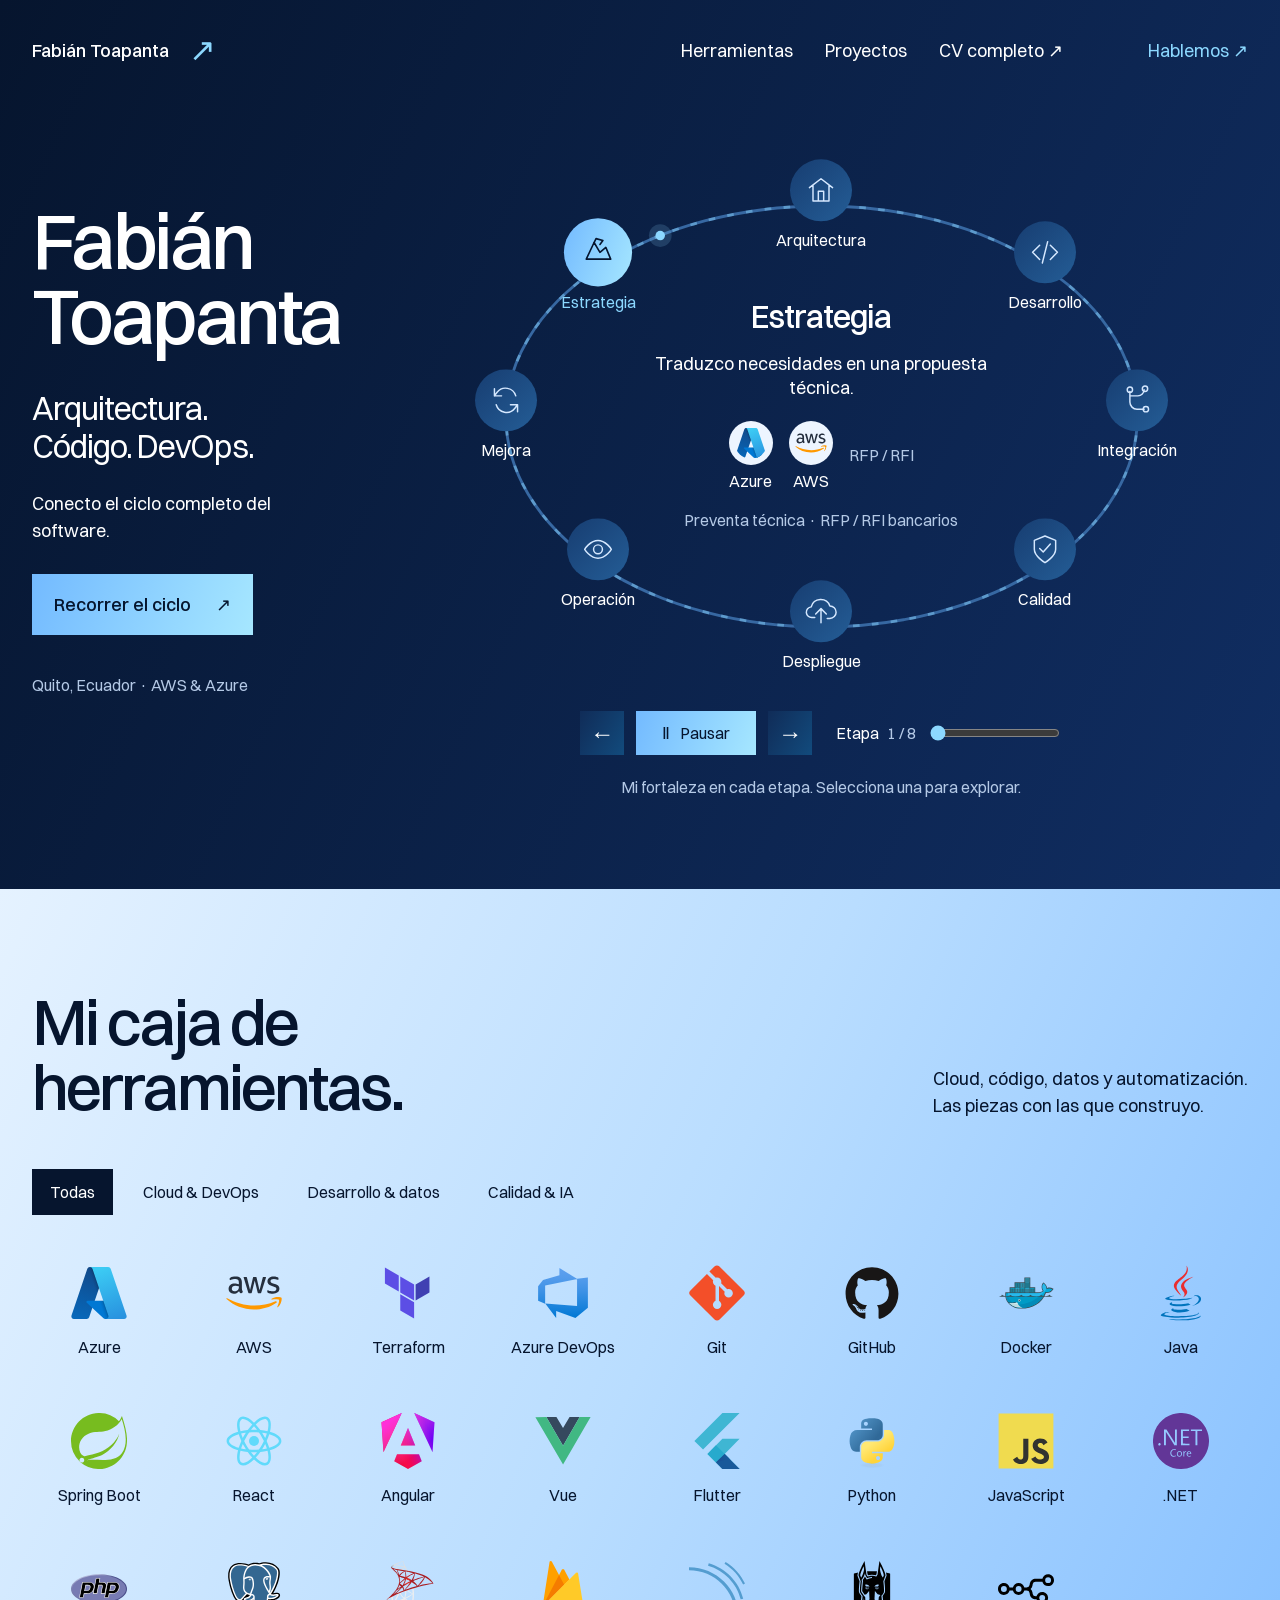
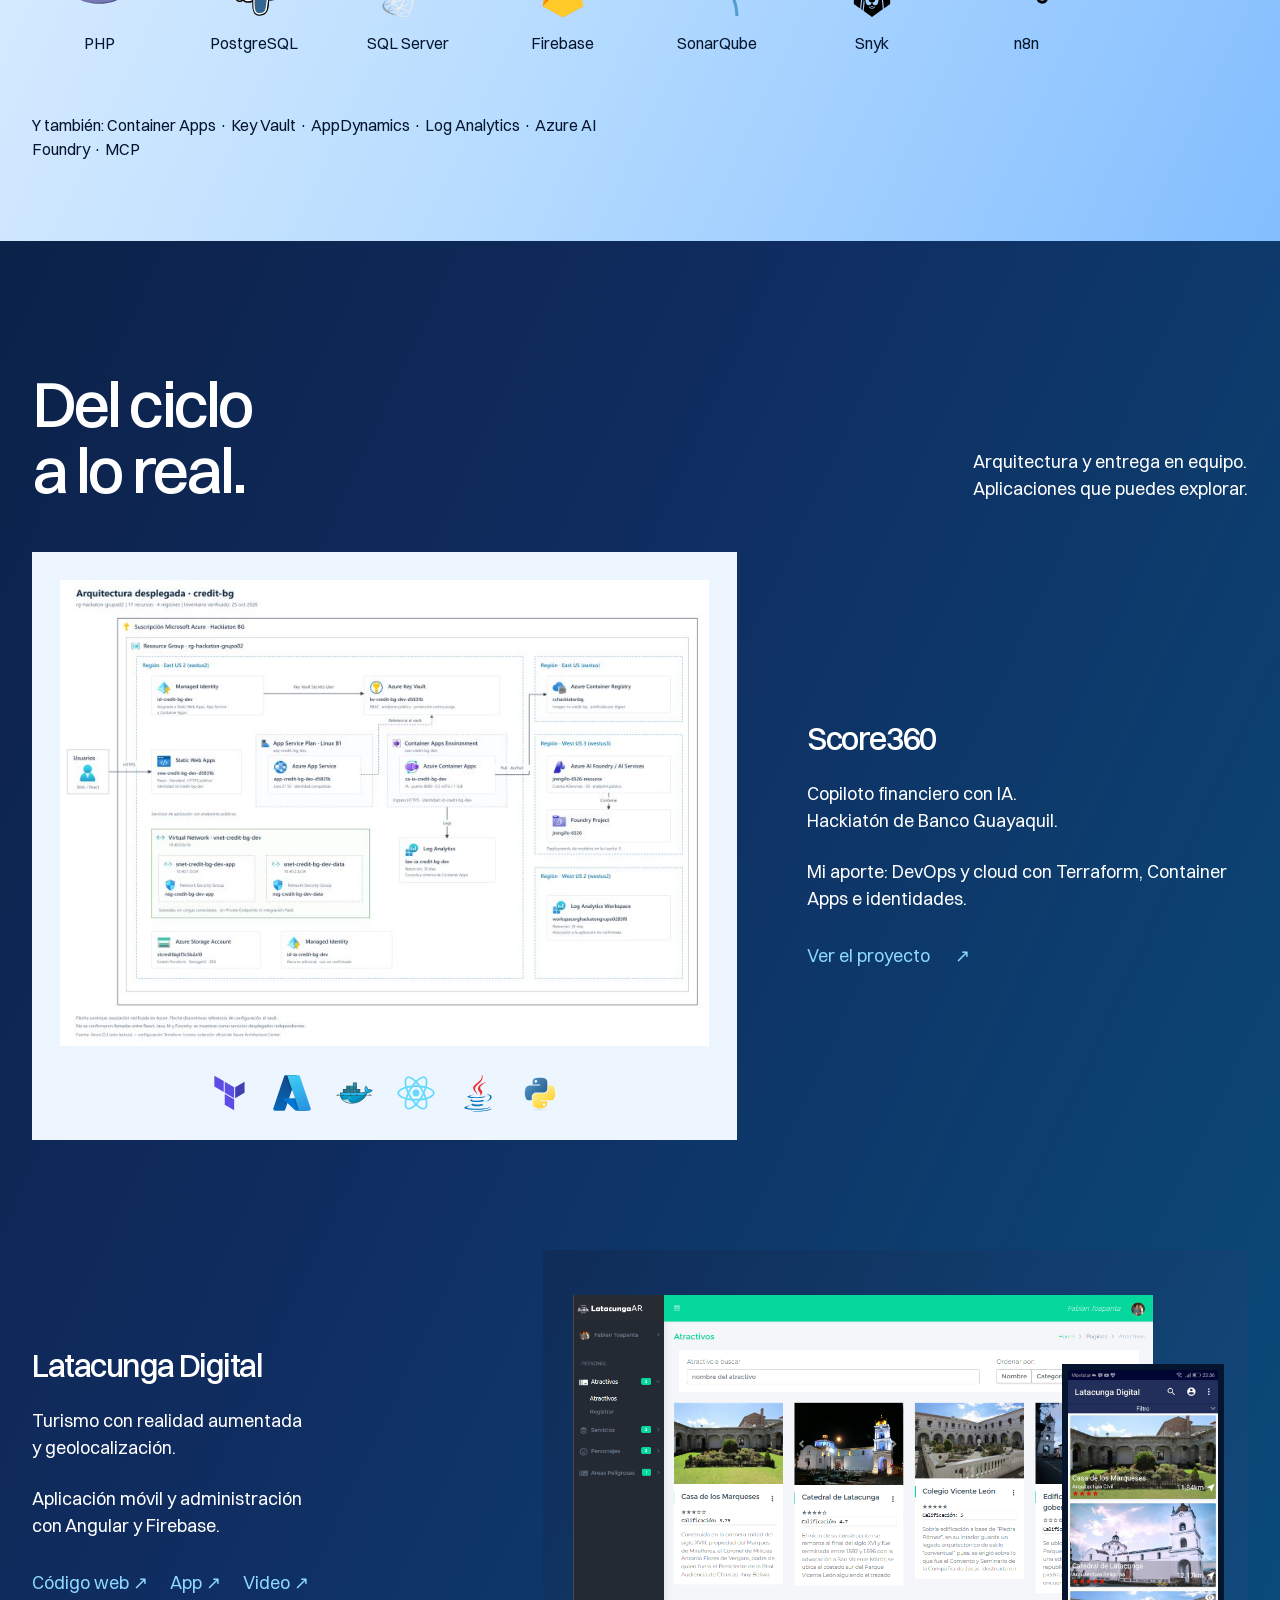
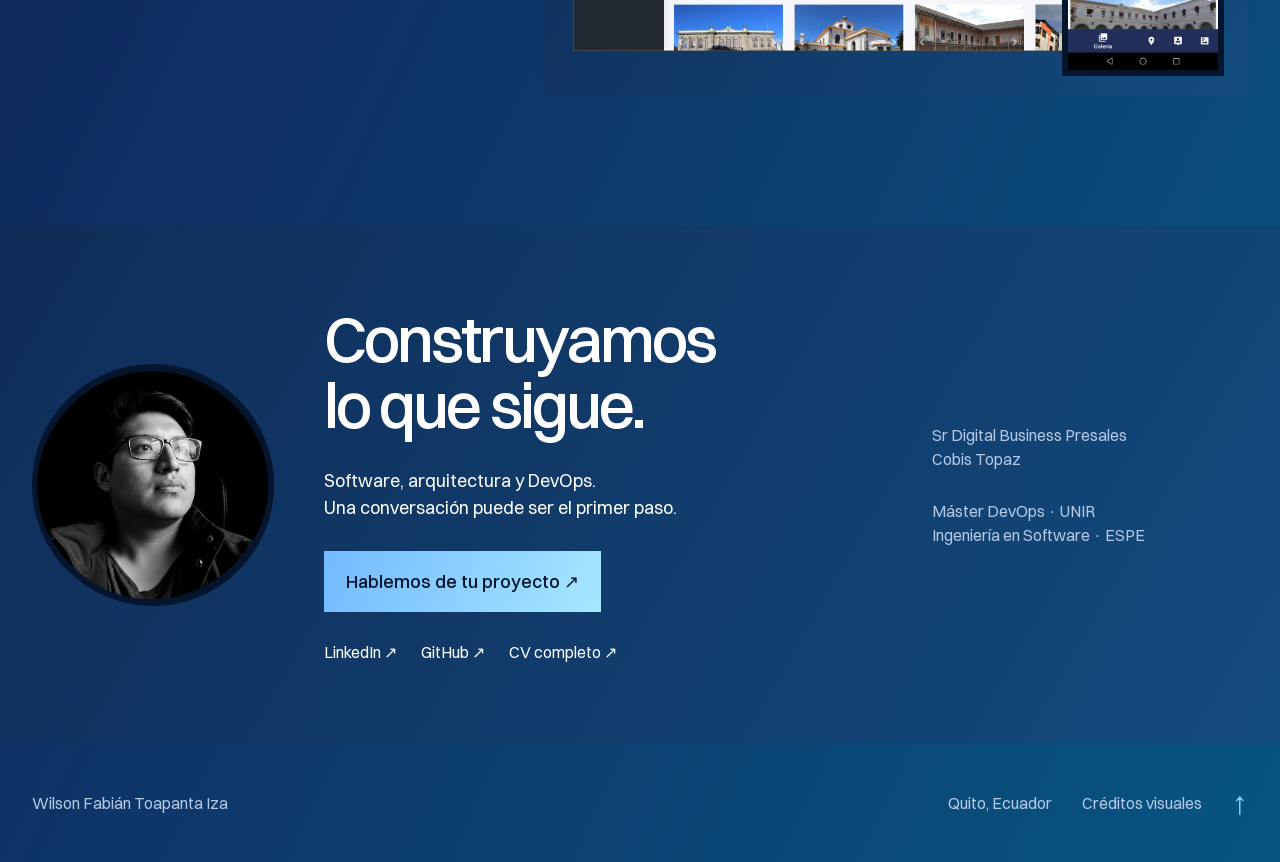
<file: index.html>
<!doctype html>
<html lang="es">
<head>
  <meta charset="utf-8"><meta name="viewport" content="width=device-width,initial-scale=1">
  <meta name="theme-color" content="#06152e">
  <meta name="description" content="Fabián Toapanta: arquitectura cloud, desarrollo y DevOps. Explora mis fortalezas y herramientas en cada etapa del ciclo de vida del software.">
  <meta property="og:title" content="Fabián Toapanta · Arquitectura, código y DevOps">
  <meta property="og:description" content="Del reto a la operación. Un recorrido visual por mi forma de construir software.">
  <meta property="og:type" content="website"><meta property="og:locale" content="es_EC">
  <title>Fabián Toapanta · Arquitectura, código y DevOps</title>
  <link rel="icon" href="assets/favicon.svg" type="image/svg+xml">
  <link rel="stylesheet" href="assets/fonts/fonts.css"><link rel="stylesheet" href="assets/style.css">
  <script defer src="assets/lifecycle.js"></script>
</head>
<body>
<a class="skip-link" href="#ciclo">Ir al ciclo del software</a>
<header class="site-header frame">
  <a class="wordmark" href="#inicio" aria-label="Fabián Toapanta, inicio">Fabián Toapanta<span aria-hidden="true">↗</span></a>
  <nav aria-label="Principal"><a href="#herramientas">Herramientas</a><a href="#proyectos">Proyectos</a><a href="cv.html">CV completo ↗</a></nav>
  <a class="contact-link" href="mailto:fabianRBN_95@hotmail.com">Hablemos <span aria-hidden="true">↗</span></a>
</header>
<main id="inicio">
  <section class="hero frame" aria-labelledby="hero-title">
    <div class="hero-copy">
      <h1 id="hero-title" data-reveal>Fabián<br> Toapanta</h1>
      <p class="role" data-reveal>Arquitectura.<br> Código. DevOps.</p>
      <p class="hero-description" data-reveal>Conecto el ciclo completo del software.</p>
      <a class="primary" id="start-tour" href="#ciclo" data-reveal>Recorrer el ciclo <span aria-hidden="true">↗</span></a>
      <p class="location" data-reveal>Quito, Ecuador · AWS & Azure</p>
    </div>
    <div id="ciclo" class="lifecycle" data-ui aria-label="Ciclo de vida del software, mis fortalezas" tabindex="-1">
      <div class="cycle-board">
        <svg class="cycle-route" viewBox="0 0 900 600" aria-hidden="true" preserveAspectRatio="none">
          <ellipse class="route-track" cx="450" cy="300" rx="333" ry="222"/>
          <ellipse id="cycle-path" class="route-line" cx="450" cy="300" rx="333" ry="222"/>
          <g id="traveler"><circle r="12" class="traveler-halo"/><circle r="5" class="traveler-dot"/></g>
        </svg>
        <div class="stage-tabs" role="tablist" aria-label="Etapas del ciclo de vida" aria-orientation="horizontal"><button class="stage is-active" id="stage-0" role="tab" aria-selected="true" aria-controls="stage-panel" tabindex="0" data-stage="0" style="--x:23.8370%;--y:23.8370%;--delay:0ms"><span class="stage-icon"><svg viewBox="0 0 36 36" aria-hidden="true"><path d="M6 25 14 8l6 10 6-5 5 12H6Z"/><path d="m14 8 2-4 7 2-3 4"/></svg></span><span class="stage-name">Estrategia</span></button><button class="stage" id="stage-1" role="tab" aria-selected="false" aria-controls="stage-panel" tabindex="-1" data-stage="1" style="--x:50.0000%;--y:13.0000%;--delay:75ms"><span class="stage-icon"><svg viewBox="0 0 36 36" aria-hidden="true"><path d="M5 15 18 5l13 10M9 12v18h18V12M15 30V19h6v11"/></svg></span><span class="stage-name">Arquitectura</span></button><button class="stage" id="stage-2" role="tab" aria-selected="false" aria-controls="stage-panel" tabindex="-1" data-stage="2" style="--x:76.1630%;--y:23.8370%;--delay:150ms"><span class="stage-icon"><svg viewBox="0 0 36 36" aria-hidden="true"><path d="m12 10-8 8 8 8m12-16 8 8-8 8M21 6l-6 24"/></svg></span><span class="stage-name">Desarrollo</span></button><button class="stage" id="stage-3" role="tab" aria-selected="false" aria-controls="stage-panel" tabindex="-1" data-stage="3" style="--x:87.0000%;--y:50.0000%;--delay:225ms"><span class="stage-icon"><svg viewBox="0 0 36 36" aria-hidden="true"><path d="M10 8v12a8 8 0 0 0 8 8h8M10 13h9a7 7 0 0 0 7-7"/><circle cx="10" cy="6" r="3"/><circle cx="27" cy="5" r="3"/><circle cx="28" cy="28" r="3"/></svg></span><span class="stage-name">Integración</span></button><button class="stage" id="stage-4" role="tab" aria-selected="false" aria-controls="stage-panel" tabindex="-1" data-stage="4" style="--x:76.1630%;--y:76.1630%;--delay:300ms"><span class="stage-icon"><svg viewBox="0 0 36 36" aria-hidden="true"><path d="M18 3 30 8v10c0 8-12 15-12 15S6 26 6 18V8L18 3Z"/><path d="m12 17 4 4 8-9"/></svg></span><span class="stage-name">Calidad</span></button><button class="stage" id="stage-5" role="tab" aria-selected="false" aria-controls="stage-panel" tabindex="-1" data-stage="5" style="--x:50.0000%;--y:87.0000%;--delay:375ms"><span class="stage-icon"><svg viewBox="0 0 36 36" aria-hidden="true"><path d="M11 25H8a6 6 0 0 1-1-12 11 11 0 0 1 21-1 7 7 0 0 1 0 14h-3M18 31V15m-6 6 6-6 6 6"/></svg></span><span class="stage-name">Despliegue</span></button><button class="stage" id="stage-6" role="tab" aria-selected="false" aria-controls="stage-panel" tabindex="-1" data-stage="6" style="--x:23.8370%;--y:76.1630%;--delay:450ms"><span class="stage-icon"><svg viewBox="0 0 36 36" aria-hidden="true"><path d="M3 18s6-10 15-10 15 10 15 10-6 10-15 10S3 18 3 18Z"/><circle cx="18" cy="18" r="5"/></svg></span><span class="stage-name">Operación</span></button><button class="stage" id="stage-7" role="tab" aria-selected="false" aria-controls="stage-panel" tabindex="-1" data-stage="7" style="--x:13.0000%;--y:50.0000%;--delay:525ms"><span class="stage-icon"><svg viewBox="0 0 36 36" aria-hidden="true"><path d="M29 13A12 12 0 0 0 8 9l-3 4m0-8v8h8M7 23a12 12 0 0 0 21 4l3-4m0 8v-8h-8"/></svg></span><span class="stage-name">Mejora</span></button></div>
        <div class="stage-panel" id="stage-panel" role="tabpanel" aria-labelledby="stage-0" tabindex="0">
          <div class="panel-content">
            <h2 id="stage-title">Estrategia</h2>
            <p class="strength" id="stage-strength">Traduzco necesidades en una propuesta técnica.</p>
            <div class="stage-tools" id="stage-tools"><span class="stage-tool"><img class="" src="assets/icons/azure.svg" alt="" width="48" height="48"><span>Azure</span></span><span class="stage-tool"><img class="" src="assets/icons/amazonwebservices.svg" alt="" width="48" height="48"><span>AWS</span></span></div>
            <p class="stage-proof" id="stage-proof">Preventa técnica · RFP / RFI bancarios</p>
          </div>
        </div>
      </div>
      <div class="cycle-controls">
        <button class="icon-button" id="previous" aria-label="Etapa anterior">←</button>
        <button class="play-button" id="play" aria-pressed="true"><span id="play-icon" aria-hidden="true">Ⅱ</span><span id="play-label">Pausar</span></button>
        <button class="icon-button" id="next" aria-label="Etapa siguiente">→</button>
        <label class="range-label" for="stage-range">Etapa <span id="stage-count">1 / 8</span></label>
        <input id="stage-range" type="range" min="0" max="7" value="0" step="1" aria-label="Seleccionar etapa" aria-valuetext="Estrategia">
      </div>
      <p class="cycle-caption">Mi fortaleza en cada etapa. Selecciona una para explorar.</p>
      <p class="sr-only" id="cycle-announcement" aria-live="polite"></p>
      <noscript><ul class="fallback-stages"><li><strong>Estrategia.</strong> Traduzco necesidades en una propuesta técnica.</li><li><strong>Arquitectura.</strong> Diseño soluciones cloud, conectadas y seguras.</li><li><strong>Desarrollo.</strong> Conecto interfaces, servicios y datos.</li><li><strong>Integración.</strong> Automatizo la entrega desde Git.</li><li><strong>Calidad.</strong> Integro pruebas, análisis y seguridad.</li><li><strong>Despliegue.</strong> Llevo código e infraestructura a la nube.</li><li><strong>Operación.</strong> Diagnostico con métricas, logs y trazas.</li><li><strong>Mejora.</strong> Automatizo tareas y conecto capacidades de IA.</li></ul><p>Activa JavaScript para recorrer el ciclo animado.</p></noscript>
    </div>
  </section>

  <section class="tool-section" id="herramientas" aria-labelledby="tools-title">
    <div class="frame">
      <div class="section-heading"><h2 id="tools-title" data-reveal>Mi caja de<br>herramientas.</h2><p data-reveal>Cloud, código, datos y automatización.<br>Las piezas con las que construyo.</p></div>
      <div class="tool-filters" role="group" aria-label="Filtrar herramientas" data-ui>
        <button type="button" class="is-active" data-filter="all" aria-pressed="true">Todas</button>
        <button type="button" data-filter="cloud" aria-pressed="false">Cloud & DevOps</button>
        <button type="button" data-filter="code" aria-pressed="false">Desarrollo & datos</button>
        <button type="button" data-filter="quality" aria-pressed="false">Calidad & IA</button>
      </div>
      <ul class="tool-wall" aria-label="Tecnologías y herramientas"><li class="tool" data-category="cloud" data-tool="azure" data-reveal><img class="" src="assets/icons/azure.svg" alt="" width="48" height="48"><span>Azure</span></li><li class="tool" data-category="cloud" data-tool="amazonwebservices" data-reveal><img class="" src="assets/icons/amazonwebservices.svg" alt="" width="48" height="48"><span>AWS</span></li><li class="tool" data-category="cloud" data-tool="terraform" data-reveal><img class="" src="assets/icons/terraform.svg" alt="" width="48" height="48"><span>Terraform</span></li><li class="tool" data-category="cloud" data-tool="azuredevops" data-reveal><img class="" src="assets/icons/azuredevops.svg" alt="" width="48" height="48"><span>Azure DevOps</span></li><li class="tool" data-category="cloud" data-tool="git" data-reveal><img class="" src="assets/icons/git.svg" alt="" width="48" height="48"><span>Git</span></li><li class="tool" data-category="cloud" data-tool="github" data-reveal><img class="" src="assets/icons/github.svg" alt="" width="48" height="48"><span>GitHub</span></li><li class="tool" data-category="cloud" data-tool="docker" data-reveal><img class="" src="assets/icons/docker.svg" alt="" width="48" height="48"><span>Docker</span></li><li class="tool" data-category="code" data-tool="java" data-reveal><img class="" src="assets/icons/java.svg" alt="" width="48" height="48"><span>Java</span></li><li class="tool" data-category="code" data-tool="spring" data-reveal><img class="" src="assets/icons/spring.svg" alt="" width="48" height="48"><span>Spring Boot</span></li><li class="tool" data-category="code" data-tool="react" data-reveal><img class="" src="assets/icons/react.svg" alt="" width="48" height="48"><span>React</span></li><li class="tool" data-category="code" data-tool="angular" data-reveal><img class="" src="assets/icons/angular.svg" alt="" width="48" height="48"><span>Angular</span></li><li class="tool" data-category="code" data-tool="vuejs" data-reveal><img class="" src="assets/icons/vuejs.svg" alt="" width="48" height="48"><span>Vue</span></li><li class="tool" data-category="code" data-tool="flutter" data-reveal><img class="" src="assets/icons/flutter.svg" alt="" width="48" height="48"><span>Flutter</span></li><li class="tool" data-category="code" data-tool="python" data-reveal><img class="" src="assets/icons/python.svg" alt="" width="48" height="48"><span>Python</span></li><li class="tool" data-category="code" data-tool="javascript" data-reveal><img class="" src="assets/icons/javascript.svg" alt="" width="48" height="48"><span>JavaScript</span></li><li class="tool" data-category="code" data-tool="dotnetcore" data-reveal><img class="" src="assets/icons/dotnetcore.svg" alt="" width="48" height="48"><span>.NET</span></li><li class="tool" data-category="code" data-tool="php" data-reveal><img class="" src="assets/icons/php.svg" alt="" width="48" height="48"><span>PHP</span></li><li class="tool" data-category="code" data-tool="postgresql" data-reveal><img class="" src="assets/icons/postgresql.svg" alt="" width="48" height="48"><span>PostgreSQL</span></li><li class="tool" data-category="code" data-tool="microsoftsqlserver" data-reveal><img class="" src="assets/icons/microsoftsqlserver.svg" alt="" width="48" height="48"><span>SQL Server</span></li><li class="tool" data-category="code" data-tool="firebase" data-reveal><img class="" src="assets/icons/firebase.svg" alt="" width="48" height="48"><span>Firebase</span></li><li class="tool" data-category="quality" data-tool="sonarqube" data-reveal><img class="" src="assets/icons/sonarqube.svg" alt="" width="48" height="48"><span>SonarQube</span></li><li class="tool" data-category="quality" data-tool="snyk" data-reveal><img class="" src="assets/icons/snyk.svg" alt="" width="48" height="48"><span>Snyk</span></li><li class="tool" data-category="quality" data-tool="n8n" data-reveal><img class="" src="assets/icons/n8n.svg" alt="" width="48" height="48"><span>n8n</span></li></ul>
      <p class="tool-extra" data-reveal>Y también: Container Apps · Key Vault · AppDynamics · Log Analytics · Azure AI Foundry · MCP</p>
      <p class="sr-only" id="filter-announcement" aria-live="polite"></p>
    </div>
  </section>

  <section class="projects frame" id="proyectos" aria-labelledby="projects-title">
    <div class="section-heading"><h2 id="projects-title" data-reveal>Del ciclo<br>a lo real.</h2><p data-reveal>Arquitectura y entrega en equipo.<br>Aplicaciones que puedes explorar.</p></div>
    <article class="project score-project">
      <div class="project-visual score-visual" data-reveal>
        <a href="assets/images/score360-arquitectura.jpg" target="_blank" rel="noopener" aria-label="Ampliar arquitectura de Score360"><img src="assets/images/score360-arquitectura.jpg" alt="Diagrama de Score360 que conecta React, Java, Python y servicios de Azure" width="800" height="574" loading="lazy"></a>
        <div class="project-stack" aria-label="Tecnologías de Score360"><img class="" src="assets/icons/terraform.svg" alt="" width="48" height="48"><img class="" src="assets/icons/azure.svg" alt="" width="48" height="48"><img class="" src="assets/icons/docker.svg" alt="" width="48" height="48"><img class="" src="assets/icons/react.svg" alt="" width="48" height="48"><img class="" src="assets/icons/java.svg" alt="" width="48" height="48"><img class="" src="assets/icons/python.svg" alt="" width="48" height="48"></div>
      </div>
      <div class="project-copy" data-reveal><h3>Score360</h3><p>Copiloto financiero con IA.<br>Hackiatón de Banco Guayaquil.</p><p>Mi aporte: DevOps y cloud con Terraform, Container Apps e identidades.</p><a class="text-link" href="https://www.linkedin.com/feed/update/urn:li:activity:7520186399627579392/" target="_blank" rel="noopener noreferrer">Ver el proyecto <span aria-hidden="true">↗</span></a></div>
    </article>
    <article class="project latacunga-project">
      <div class="project-copy" data-reveal><h3>Latacunga Digital</h3><p>Turismo con realidad aumentada<br>y geolocalización.</p><p>Aplicación móvil y administración<br>con Angular y Firebase.</p><div class="project-links"><a class="text-link" href="https://github.com/fabianRBN/LatacungaAR" target="_blank" rel="noopener noreferrer">Código web ↗</a><a class="text-link" href="https://github.com/jona972/LatacungaDigital" target="_blank" rel="noopener noreferrer">App ↗</a><a class="text-link" href="https://youtu.be/qqbyADFoY-Y" target="_blank" rel="noopener noreferrer">Video ↗</a></div></div>
      <div class="project-visual latacunga-visual" data-reveal><img class="admin-shot" src="assets/images/latacunga-admin.png" alt="Panel real de administración de Latacunga Digital, con su mapa y sus lugares turísticos" width="1071" height="658" loading="lazy"><img class="mobile-shot" src="assets/images/latacunga-app.jpg" alt="Pantalla móvil de Latacunga Digital con la Catedral de Latacunga" width="480" height="960" loading="lazy"></div>
    </article>
  </section>

  <section class="contact-section" id="contacto" aria-labelledby="contact-title">
    <div class="frame contact-layout">
      <div class="portrait-wrap" data-reveal><img src="assets/images/fabian.png" alt="Fabián Toapanta" width="1280" height="1280" loading="lazy"></div>
      <div class="contact-copy"><h2 id="contact-title" data-reveal>Construyamos<br>lo que sigue.</h2><p data-reveal>Software, arquitectura y DevOps.<br>Una conversación puede ser el primer paso.</p><a class="primary" href="mailto:fabianRBN_95@hotmail.com" data-reveal>Hablemos de tu proyecto ↗</a><div class="social-links" data-reveal><a href="https://www.linkedin.com/in/wftoapanta/" target="_blank" rel="noopener noreferrer">LinkedIn ↗</a><a href="https://github.com/fabianRBN" target="_blank" rel="noopener noreferrer">GitHub ↗</a><a href="cv.html">CV completo ↗</a></div></div>
      <div class="credentials" data-reveal><p>Sr Digital Business Presales<br>Cobis Topaz</p><p>Máster DevOps · UNIR<br>Ingeniería en Software · ESPE</p></div>
    </div>
  </section>
</main>
<footer class="site-footer frame"><span>Wilson Fabián Toapanta Iza</span><span>Quito, Ecuador</span><a href="assets/CREDITOS.html">Créditos visuales</a><a href="#inicio" aria-label="Volver al inicio">↑</a></footer>
</body></html>
</file>
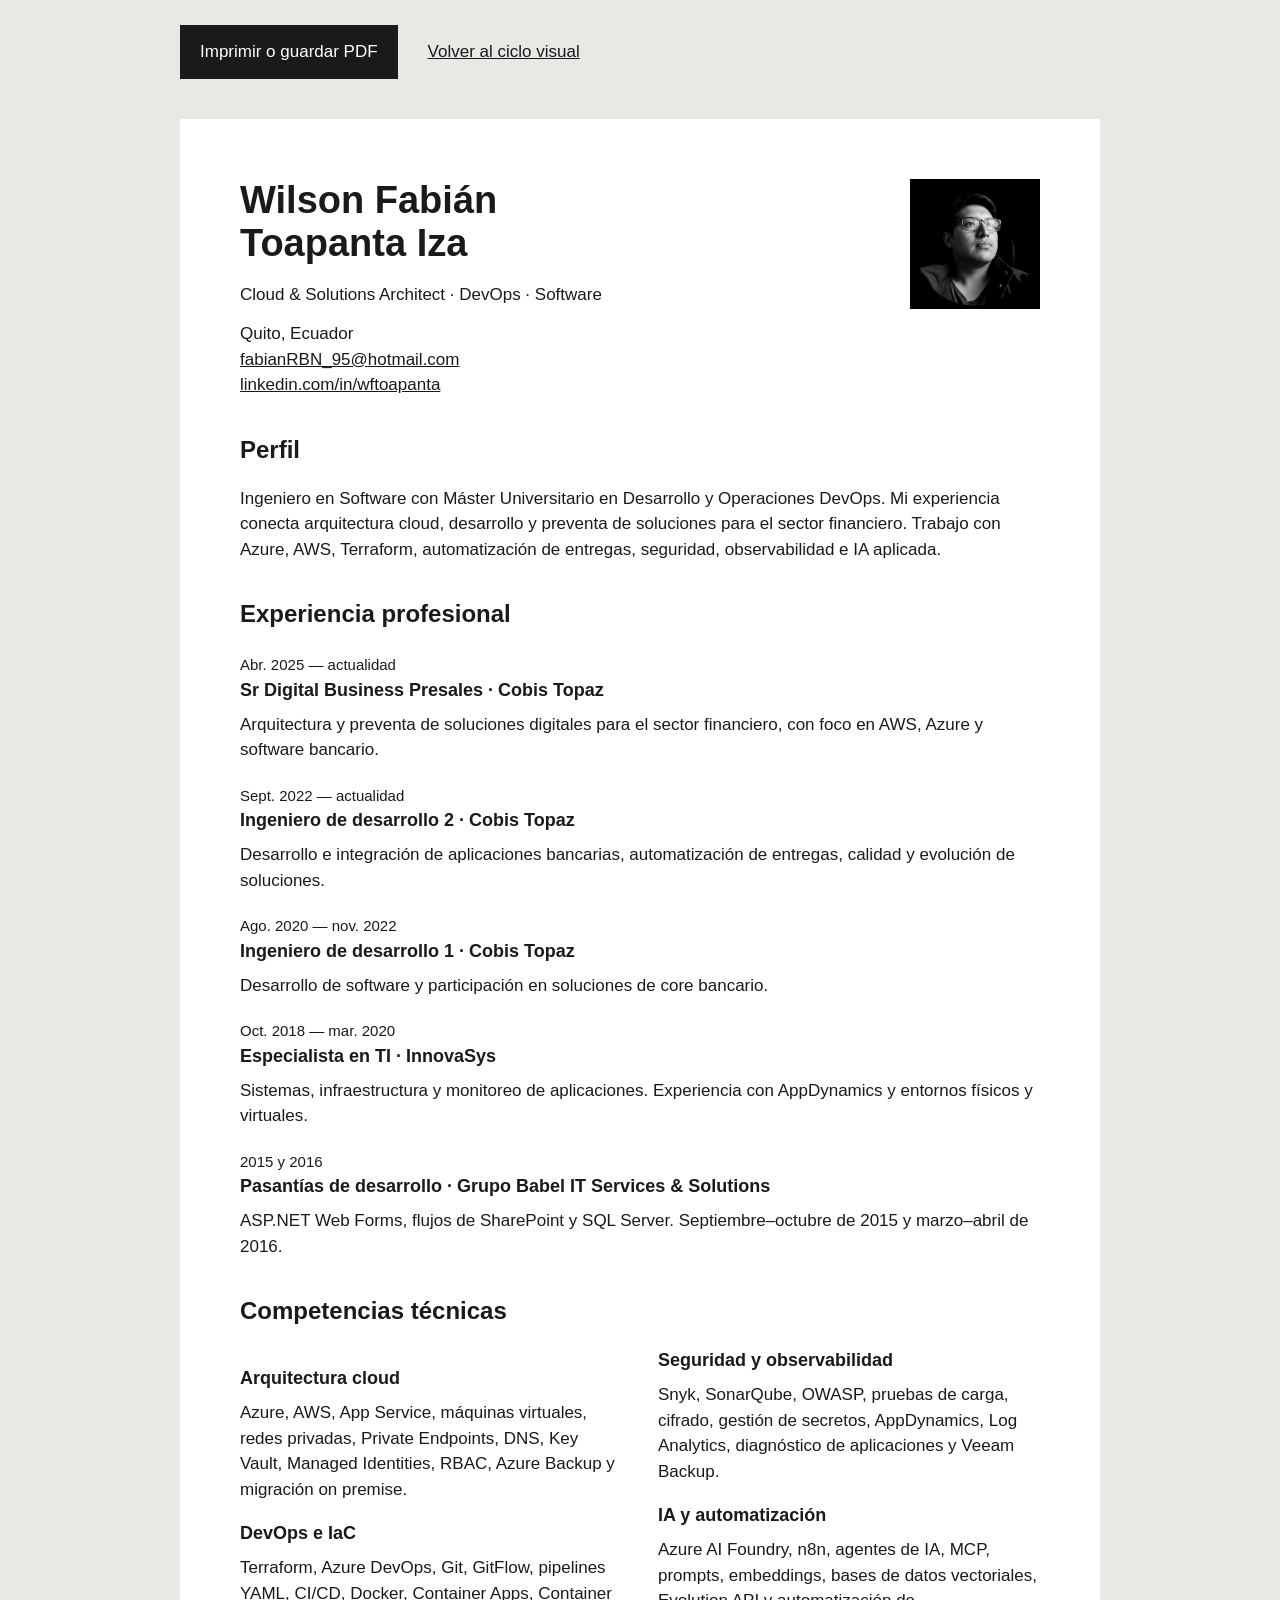
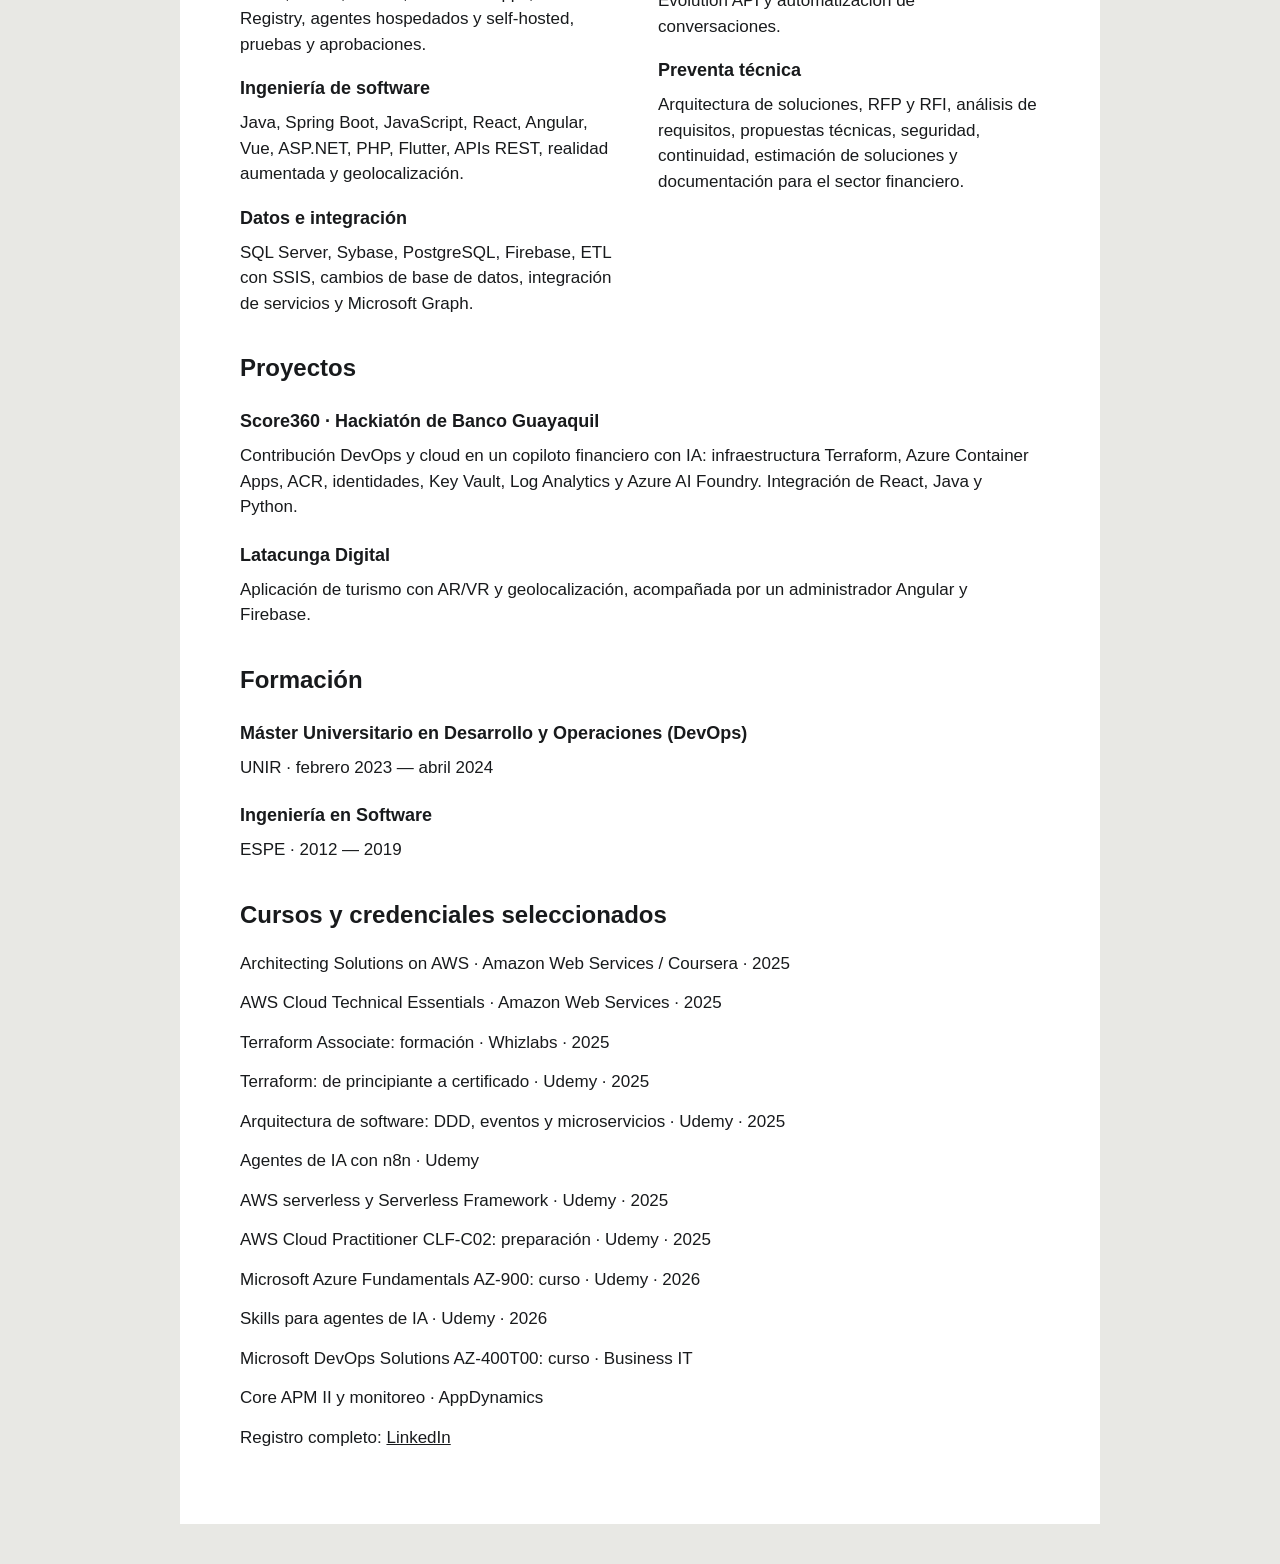
<file: cv.html>
<!doctype html><html lang="es"><head><meta charset="utf-8"><meta name="viewport" content="width=device-width,initial-scale=1"><meta name="robots" content="noindex,nofollow"><title>CV — Wilson Fabián Toapanta Iza</title><style>*{box-sizing:border-box}body{font:17px/1.5 Arial,sans-serif;background:#e8e8e4;color:#181a1c;margin:0}main{max-width:920px;margin:40px auto;background:white;padding:60px}h1{font-size:38px;line-height:1.15;margin:0 0 16px}h2{font-size:24px;margin:34px 0 18px}h3{font-size:18px;margin:0 0 8px}p{margin:0 0 14px}a{color:inherit;overflow-wrap:anywhere}header img{width:130px;float:right;margin-left:25px;background:black}article{margin:22px 0;break-inside:avoid}.date{margin:0;font-size:15px}.skills{columns:2;column-gap:36px}.skills>div{break-inside:avoid;margin:18px 0}button{padding:14px 20px;background:#181a1c;color:white;border:0;cursor:pointer;font:inherit}.toolbar{max-width:920px;margin:25px auto;display:flex;gap:30px;align-items:center}@media(max-width:650px){main{margin:0;padding:25px}h1{font-size:29px}header img{width:100px}.skills{columns:auto}.toolbar{padding:0 20px;flex-wrap:wrap}}@media print{@page{size:A4;margin:16mm}body{background:white;font-size:10pt}main{padding:0;margin:0;max-width:none}.toolbar{display:none}h1{font-size:24pt}h2{font-size:16pt;break-after:avoid}h3{font-size:11pt}header img{width:95px}article{margin:14px 0}a{text-decoration:none}}</style></head><body><div class="toolbar"><button onclick="window.print()">Imprimir o guardar PDF</button><a href="index.html">Volver al ciclo visual</a></div><main><header><img src="assets/images/fabian.png" alt="Retrato de Fabián Toapanta"><h1>Wilson Fabián<br>Toapanta Iza</h1><p>Cloud & Solutions Architect · DevOps · Software</p><p>Quito, Ecuador<br><a href="mailto:fabianRBN_95@hotmail.com">fabianRBN_95@hotmail.com</a><br><a href="https://www.linkedin.com/in/wftoapanta/">linkedin.com/in/wftoapanta</a></p></header><h2>Perfil</h2><p>Ingeniero en Software con Máster Universitario en Desarrollo y Operaciones DevOps. Mi experiencia conecta arquitectura cloud, desarrollo y preventa de soluciones para el sector financiero. Trabajo con Azure, AWS, Terraform, automatización de entregas, seguridad, observabilidad e IA aplicada.</p><h2>Experiencia profesional</h2><article><p class="date">Abr. 2025 — actualidad</p><h3>Sr Digital Business Presales · Cobis Topaz</h3><p>Arquitectura y preventa de soluciones digitales para el sector financiero, con foco en AWS, Azure y software bancario.</p></article><article><p class="date">Sept. 2022 — actualidad</p><h3>Ingeniero de desarrollo 2 · Cobis Topaz</h3><p>Desarrollo e integración de aplicaciones bancarias, automatización de entregas, calidad y evolución de soluciones.</p></article><article><p class="date">Ago. 2020 — nov. 2022</p><h3>Ingeniero de desarrollo 1 · Cobis Topaz</h3><p>Desarrollo de software y participación en soluciones de core bancario.</p></article><article><p class="date">Oct. 2018 — mar. 2020</p><h3>Especialista en TI · InnovaSys</h3><p>Sistemas, infraestructura y monitoreo de aplicaciones. Experiencia con AppDynamics y entornos físicos y virtuales.</p></article><article><p class="date">2015 y 2016</p><h3>Pasantías de desarrollo · Grupo Babel IT Services & Solutions</h3><p>ASP.NET Web Forms, flujos de SharePoint y SQL Server. Septiembre–octubre de 2015 y marzo–abril de 2016.</p></article><h2>Competencias técnicas</h2><div class="skills"><div><h3>Arquitectura cloud</h3><p>Azure, AWS, App Service, máquinas virtuales, redes privadas, Private Endpoints, DNS, Key Vault, Managed Identities, RBAC, Azure Backup y migración on premise.</p></div><div><h3>DevOps e IaC</h3><p>Terraform, Azure DevOps, Git, GitFlow, pipelines YAML, CI/CD, Docker, Container Apps, Container Registry, agentes hospedados y self-hosted, pruebas y aprobaciones.</p></div><div><h3>Ingeniería de software</h3><p>Java, Spring Boot, JavaScript, React, Angular, Vue, ASP.NET, PHP, Flutter, APIs REST, realidad aumentada y geolocalización.</p></div><div><h3>Datos e integración</h3><p>SQL Server, Sybase, PostgreSQL, Firebase, ETL con SSIS, cambios de base de datos, integración de servicios y Microsoft Graph.</p></div><div><h3>Seguridad y observabilidad</h3><p>Snyk, SonarQube, OWASP, pruebas de carga, cifrado, gestión de secretos, AppDynamics, Log Analytics, diagnóstico de aplicaciones y Veeam Backup.</p></div><div><h3>IA y automatización</h3><p>Azure AI Foundry, n8n, agentes de IA, MCP, prompts, embeddings, bases de datos vectoriales, Evolution API y automatización de conversaciones.</p></div><div><h3>Preventa técnica</h3><p>Arquitectura de soluciones, RFP y RFI, análisis de requisitos, propuestas técnicas, seguridad, continuidad, estimación de soluciones y documentación para el sector financiero.</p></div></div><h2>Proyectos</h2><article><h3>Score360 · Hackiatón de Banco Guayaquil</h3><p>Contribución DevOps y cloud en un copiloto financiero con IA: infraestructura Terraform, Azure Container Apps, ACR, identidades, Key Vault, Log Analytics y Azure AI Foundry. Integración de React, Java y Python.</p></article><article><h3>Latacunga Digital</h3><p>Aplicación de turismo con AR/VR y geolocalización, acompañada por un administrador Angular y Firebase.</p></article><h2>Formación</h2><article><h3>Máster Universitario en Desarrollo y Operaciones (DevOps)</h3><p>UNIR · febrero 2023 — abril 2024</p></article><article><h3>Ingeniería en Software</h3><p>ESPE · 2012 — 2019</p></article><h2>Cursos y credenciales seleccionados</h2><p>Architecting Solutions on AWS · Amazon Web Services / Coursera · 2025</p><p>AWS Cloud Technical Essentials · Amazon Web Services · 2025</p><p>Terraform Associate: formación · Whizlabs · 2025</p><p>Terraform: de principiante a certificado · Udemy · 2025</p><p>Arquitectura de software: DDD, eventos y microservicios · Udemy · 2025</p><p>Agentes de IA con n8n · Udemy</p><p>AWS serverless y Serverless Framework · Udemy · 2025</p><p>AWS Cloud Practitioner CLF-C02: preparación · Udemy · 2025</p><p>Microsoft Azure Fundamentals AZ-900: curso · Udemy · 2026</p><p>Skills para agentes de IA · Udemy · 2026</p><p>Microsoft DevOps Solutions AZ-400T00: curso · Business IT</p><p>Core APM II y monitoreo · AppDynamics</p><p>Registro completo: <a href="https://www.linkedin.com/in/wftoapanta/details/certifications/">LinkedIn</a></p></main></body></html>
</file>
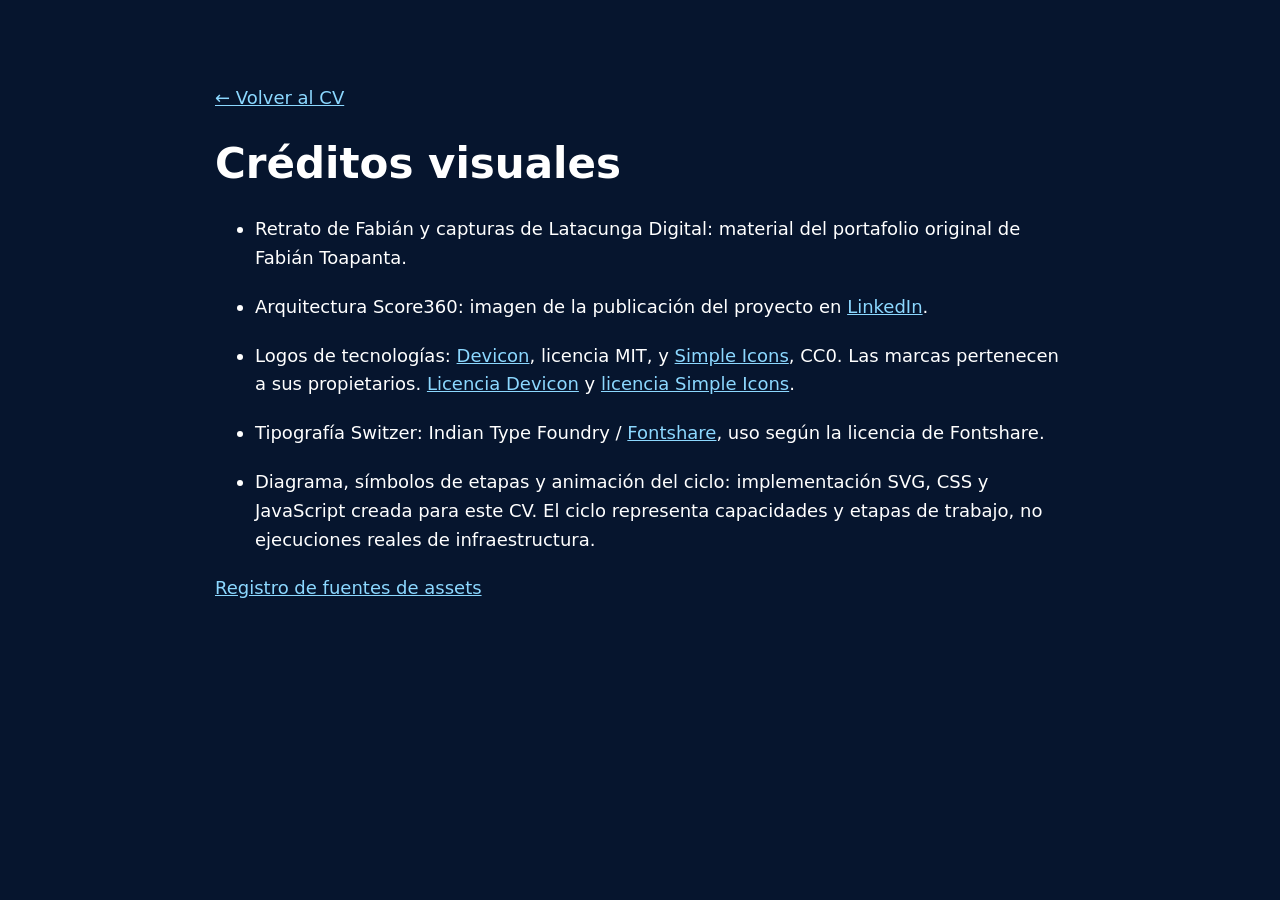
<file: assets/CREDITOS.html>
<!doctype html><html lang="es"><meta charset="utf-8"><meta name="viewport" content="width=device-width,initial-scale=1"><title>Créditos visuales · Fabián Toapanta</title><style>body{font:18px/1.6 system-ui;max-width:850px;margin:60px auto;padding:24px;background:#06152e;color:white}a{color:#8cd8ff}h1{font-size:42px;line-height:1.1}li{margin:20px 0}</style><a href="../index.html">← Volver al CV</a><h1>Créditos visuales</h1><ul><li>Retrato de Fabián y capturas de Latacunga Digital: material del portafolio original de Fabián Toapanta.</li><li>Arquitectura Score360: imagen de la publicación del proyecto en <a href="https://www.linkedin.com/feed/update/urn:li:activity:7520186399627579392/">LinkedIn</a>.</li><li>Logos de tecnologías: <a href="https://github.com/devicons/devicon">Devicon</a>, licencia MIT, y <a href="https://simpleicons.org/">Simple Icons</a>, CC0. Las marcas pertenecen a sus propietarios. <a href="licenses/DEVICON-LICENSE.txt">Licencia Devicon</a> y <a href="licenses/SIMPLE-ICONS-LICENSE.txt">licencia Simple Icons</a>.</li><li>Tipografía Switzer: Indian Type Foundry / <a href="https://www.fontshare.com/fonts/switzer">Fontshare</a>, uso según la licencia de Fontshare.</li><li>Diagrama, símbolos de etapas y animación del ciclo: implementación SVG, CSS y JavaScript creada para este CV. El ciclo representa capacidades y etapas de trabajo, no ejecuciones reales de infraestructura.</li></ul><a href="SOURCES.json">Registro de fuentes de assets</a></html>
</file>
<file: assets/fonts/fonts.css>
/* Switzer */
@font-face {
  font-family: 'Switzer';
  src: url("9a2d8a3ead8e46ad.woff2") format('woff2'),
       url("30f508d8f046e458.woff") format('woff'),
       url("bc35b564e3a2df27.ttf") format('truetype');
  font-weight: 400;
  font-display: swap;
  font-style: normal;
}
@font-face {
  font-family: 'Switzer';
  src: url("008de4ce00269eef.woff2") format('woff2'),
       url("a4a97be52a584b5b.woff") format('woff'),
       url("3c1d9c1d967a6130.ttf") format('truetype');
  font-weight: 500;
  font-display: swap;
  font-style: normal;
}
</file>
<file: assets/style.css>
@charset "UTF-8";
:root{--bg:#06152e;--surface:#0d2953;--ink:#fff;--muted:#b4c9e6;--accent:#8cd8ff;--accent-ink:#06152e;--light:#edf5ff;--line:#3768a2;--font:'Switzer',Arial,sans-serif;--body:18px;--small:16px;--title:clamp(44px,5vw,72px);--display:clamp(66px,6.1vw,92px);--sub:32px;--margin:32px;--ease:cubic-bezier(.2,.8,.2,1)}
*{box-sizing:border-box}html{scroll-behavior:smooth;scroll-padding-top:28px}body{margin:0;background:var(--bg);color:var(--ink);font:400 var(--body)/1.5 var(--font);-webkit-font-smoothing:antialiased}button,input,a{-webkit-tap-highlight-color:transparent}button,input{font:inherit}a{color:inherit;text-decoration:none}button{border:0;cursor:pointer;color:inherit}button:disabled{cursor:default}a,button{touch-action:manipulation}button,a,input{outline-offset:6px}a:focus-visible,button:focus-visible,input:focus-visible,[tabindex]:focus-visible{outline:3px solid var(--accent)}button:active,.primary:active{transform:scale(.97)}::selection{background:var(--accent);color:var(--accent-ink)}img{display:block;max-width:100%;height:auto}svg{display:block}h1,h2,h3,p{margin:0}h1,h2,h3{font-weight:500;letter-spacing:-.045em;line-height:1.02}h2{font-size:var(--title)}h3{font-size:var(--sub)}.frame{width:calc(100% - var(--margin)*2);max-width:1600px;margin-inline:auto}.sr-only{position:absolute;width:1px;height:1px;padding:0;margin:-1px;overflow:hidden;clip:rect(0,0,0,0);white-space:nowrap;border:0}.skip-link{position:fixed;top:-90px;left:24px;padding:14px 20px;background:var(--accent);color:var(--accent-ink);z-index:100}.skip-link:focus{top:12px}
.site-header{height:100px;display:flex;align-items:center;gap:50px}.wordmark{display:flex;gap:20px;align-items:center;font-weight:500}.wordmark span{color:var(--accent);font-size:var(--sub)}nav{display:flex;gap:32px;margin-left:auto}.contact-link{margin-left:35px;color:var(--accent)}nav a,.social-links a,.contact-link,.text-link{transition:opacity .2s,transform .3s var(--ease)}nav a:hover,.social-links a:hover{opacity:.7}.text-link:hover,.contact-link:hover{transform:translate(3px,-3px)}
.hero{display:grid;grid-template-columns:minmax(260px,.85fr) minmax(0,2fr);gap:0;align-items:center;padding:32px 0 90px;min-height:720px}.hero-copy{padding:0 18px 30px 0}.hero h1{font-size:var(--display);line-height:.96}.role{font-size:var(--sub);line-height:1.2;letter-spacing:-.03em;margin-top:36px}.hero-description{margin-top:24px;max-width:280px}.primary{display:inline-flex;gap:25px;align-items:center;justify-content:space-between;padding:17px 22px;background:var(--accent);color:var(--accent-ink);font-weight:500;transition:transform .3s var(--ease),background .3s}.primary:hover{transform:translateY(-4px);background:var(--ink)}.hero .primary{margin-top:30px}.location{font-size:var(--small);color:var(--muted);margin-top:38px}.lifecycle{min-width:0;scroll-margin-top:20px}.cycle-board{position:relative;aspect-ratio:1.5}.cycle-route{position:absolute;inset:0;width:100%;height:100%;overflow:visible}.route-track{fill:none;stroke:var(--line);stroke-width:3}.route-line{fill:none;stroke:var(--accent);stroke-width:3;stroke-dasharray:7 13;opacity:.45}.traveler-halo{fill:var(--accent);opacity:.17}.traveler-dot{fill:var(--accent)}.stage-tabs{position:absolute;inset:0}.stage{position:absolute;left:var(--x);top:var(--y);transform:translate(-50%,-50%);display:flex;align-items:center;flex-direction:column;gap:7px;background:transparent;padding:0;width:116px;font-size:var(--small);line-height:1.15;z-index:2}.stage-icon{height:62px;width:62px;background:var(--surface);border-radius:50%;display:grid;place-items:center;transition:background .3s,transform .3s var(--ease),color .3s;color:var(--muted)}.stage svg{width:32px;height:32px;fill:none;stroke:currentColor;stroke-width:1.65;stroke-linecap:round;stroke-linejoin:round}.stage-name{background:var(--bg);padding:3px 7px}.stage:hover .stage-icon{transform:scale(1.1);color:var(--ink)}.stage.is-active .stage-icon{background:var(--accent);color:var(--accent-ink);transform:scale(1.1)}.stage.is-active .stage-name{color:var(--accent)}.stage:active{transform:translate(-50%,-50%) scale(.96)}.stage-panel{position:absolute;left:28%;top:27%;width:44%;height:46%;display:flex;align-items:center;justify-content:center;text-align:center;z-index:1}.panel-content{width:100%}.stage-panel h2{font-size:var(--sub);letter-spacing:-.035em}.strength{max-width:340px;margin:18px auto 20px;font-size:var(--body);line-height:1.35}.stage-tools{display:flex;justify-content:center;align-items:start;gap:16px;flex-wrap:wrap}.stage-tool{display:flex;align-items:center;flex-direction:column;gap:7px;font-size:var(--small);line-height:1.15}.stage-tool img{width:36px;height:36px;object-fit:contain}.stage-tool img[src$="n8n.svg"],.stage-tool img[src$="snyk.svg"]{filter:invert(1)}.stage-proof{margin:20px auto 0;color:var(--muted);font-size:var(--small);line-height:1.35;max-width:330px}.tool-tag{font-size:var(--small);color:var(--muted);align-self:center}.cycle-controls{display:flex;align-items:center;justify-content:center;gap:12px;margin:10px auto 0;max-width:600px}.icon-button{width:44px;height:44px;background:var(--surface);font-size:24px}.play-button{height:44px;min-width:120px;display:flex;align-items:center;justify-content:center;gap:10px;background:var(--accent);color:var(--accent-ink);font-size:var(--small)}.icon-button:hover{background:var(--line)}.play-button:hover{background:var(--ink)}.range-label{display:flex;align-items:center;gap:8px;font-size:var(--small);margin-left:12px;white-space:nowrap}.range-label>span{font-variant-numeric:tabular-nums;color:var(--muted)}input[type=range]{accent-color:var(--accent);width:130px;min-width:55px;height:30px;cursor:pointer}.cycle-caption{text-align:center;font-size:var(--small);color:var(--muted);margin-top:20px}.fallback-stages{padding-left:25px;line-height:1.8}
.tool-section{background:var(--accent);color:var(--accent-ink);padding:100px 0 80px}.section-heading{display:flex;justify-content:space-between;align-items:end;gap:40px;margin-bottom:50px}.section-heading>p{max-width:410px}.tool-filters{display:flex;gap:12px;flex-wrap:wrap;margin-bottom:42px}.tool-filters button{padding:11px 18px;color:var(--accent-ink);background:transparent;font-size:var(--small);transition:background .25s,color .25s,transform .25s}.tool-filters button:hover{background:#b6e4ff}.tool-filters button.is-active{background:var(--accent-ink);color:var(--ink)}.tool-section :focus-visible{outline-color:var(--accent-ink)}.tool-wall{display:grid;grid-template-columns:repeat(8,minmax(0,1fr));gap:38px 20px;padding:0;margin:0;list-style:none}.tool{display:flex;align-items:center;justify-content:center;flex-direction:column;gap:14px;text-align:center;min-height:110px;font-size:var(--small)}.tool img{width:56px;height:56px;object-fit:contain;transition:transform .35s var(--ease)}.tool:hover img{transform:translateY(-8px) rotate(-4deg)}.tool[hidden]{display:none}.tool-extra{margin-top:50px;max-width:920px;font-size:var(--small)}
.projects{padding:130px 0}.project{display:grid;align-items:center;gap:70px;grid-template-columns:minmax(0,1.6fr) minmax(0,1fr)}.project+.project{margin-top:110px}.project-visual{min-width:0}.score-visual{background:var(--light);padding:28px;overflow:hidden}.score-visual>a{display:block;overflow:hidden}.score-visual>a>img{width:100%;transition:transform .7s var(--ease)}.score-visual>a:hover>img{transform:scale(1.035)}.project-stack{display:flex;gap:24px;justify-content:center;padding-top:28px}.project-stack img{width:38px;height:38px;object-fit:contain}.project-copy>p{margin-top:24px}.project-copy .text-link{display:inline-flex;margin-top:30px;gap:25px;align-items:center;color:var(--accent)}.project-links{display:flex;gap:22px;flex-wrap:wrap}.latacunga-project{grid-template-columns:minmax(0,1fr) minmax(0,1.6fr)}.latacunga-visual{position:relative;display:flex;align-items:center;padding:45px 95px 45px 30px;background:var(--surface);min-height:400px}.admin-shot{width:100%;object-fit:contain}.mobile-shot{width:23%;position:absolute;right:24px;bottom:20px;border:6px solid var(--bg)}
.contact-section{background:var(--surface);padding:80px 0}.contact-layout{display:grid;grid-template-columns:minmax(150px,.65fr) minmax(0,1.5fr) minmax(200px,.85fr);gap:50px;align-items:center}.portrait-wrap{overflow:hidden;aspect-ratio:1;background:var(--bg);border-radius:50%}.portrait-wrap img{width:100%;height:100%;object-fit:cover;animation:portrait-drift 14s ease-in-out infinite alternate}.contact-copy>p{margin:30px 0}.social-links{display:flex;gap:24px;flex-wrap:wrap;margin-top:28px;font-size:var(--small)}.credentials{font-size:var(--small);color:var(--muted)}.credentials p+p{margin-top:28px}.site-footer{display:flex;gap:30px;align-items:center;padding:35px 0;font-size:var(--small);color:var(--muted)}.site-footer>span:first-child{margin-right:auto}.site-footer>a:last-child{font-size:var(--sub);color:var(--accent)}
@keyframes reveal{from{opacity:0;transform:translateY(24px)}to{opacity:1;transform:translateY(0)}}@keyframes stage-arrive{from{opacity:0;translate:0 20px}to{opacity:1;translate:0 0}}@keyframes panel-enter{from{opacity:.3;transform:translateY(10px)}to{opacity:1;transform:translateY(0)}}@keyframes portrait-drift{from{transform:scale(1)}to{transform:scale(1.045) translateY(-3px)}}.stage{animation:stage-arrive .9s var(--ease) both;animation-delay:var(--delay)}.panel-content.is-changing{animation:panel-enter .45s var(--ease)}[data-reveal].has-entered{animation:reveal .9s var(--ease) both;animation-delay:var(--reveal-delay,0ms)}
@media(min-width:1600px){.hero{padding-top:45px;padding-bottom:110px}.cycle-board{max-height:700px}}
@media(max-width:1190px){:root{--display:72px;--sub:28px}.hero{grid-template-columns:minmax(240px,.75fr) minmax(0,1.65fr)}.stage{width:106px}.stage-icon{height:52px;width:52px}.stage svg{width:28px;height:28px}.stage-panel{left:26%;width:48%;top:25%;height:50%}.strength{margin:12px auto}.stage-tools{gap:12px}.stage-tool img{width:30px;height:30px}.stage-proof{margin-top:14px}.cycle-controls{gap:8px}.range-label{display:none}.project{gap:45px}.tool-wall{grid-template-columns:repeat(6,minmax(0,1fr))}.contact-layout{gap:30px;grid-template-columns:.65fr 1.6fr}.credentials{grid-column:2;display:flex;gap:30px}.credentials p+p{margin-top:0}}
@media(max-width:980px){.site-header{gap:25px}nav{gap:22px}.contact-link{margin-left:0}.hero{grid-template-columns:1fr;gap:15px;padding:35px 0 65px}.hero-copy{display:grid;grid-template-columns:1.2fr 1fr;gap:0 40px;padding:0}.hero h1{grid-row:1/4}.role{margin:0}.hero-description{margin-top:18px;max-width:330px}.hero .primary{justify-self:start;margin-top:22px}.location{grid-column:1/-1;margin-top:28px}.lifecycle{width:100%;max-width:870px;margin:auto}.cycle-board{aspect-ratio:1.5}.stage-icon{width:62px;height:62px}.stage-panel{left:28%;width:44%;top:25%;height:50%}.stage-tool img{width:36px;height:36px}.strength{margin:18px auto}.stage-proof{margin-top:20px}.range-label{display:flex}.project{gap:32px}.project-stack{gap:18px}.latacunga-visual{min-height:310px;padding:35px 65px 35px 20px}.mobile-shot{right:16px;border-width:4px}.contact-copy h2{font-size:52px}.site-footer{flex-wrap:wrap}.section-heading{gap:30px}}
@media(max-width:650px){:root{--margin:20px;--body:18px;--sub:28px;--title:44px;--display:64px}.site-header{height:80px;gap:15px;justify-content:space-between;font-size:var(--small)}.wordmark{gap:10px}.wordmark span{font-size:24px}.site-header nav{display:none}.hero{padding-top:24px;gap:18px}.hero-copy{display:block;padding:0}.hero h1{font-size:var(--display)}.role{margin-top:28px;font-size:28px;max-width:none}.role br{display:none}.hero-description{margin-top:18px;max-width:300px}.hero .primary{margin-top:24px}.location{margin-top:24px}.cycle-board{aspect-ratio:auto;height:390px;margin:4px -3px 0}.cycle-route{top:2%;height:96%}.stage{width:95px;gap:5px;font-size:var(--small)}.stage-icon{width:48px;height:48px}.stage svg{width:27px;height:27px}.stage-name{padding:3px 2px;font-size:14px}.stage-panel{left:22%;width:56%;top:30%;height:40%;padding:10px 0}.stage-panel h2{font-size:24px}.stage-panel .strength{font-size:var(--small);line-height:1.3;margin:12px auto 0}.stage-tools,.stage-proof{display:none}.cycle-controls{gap:9px;flex-wrap:wrap;justify-content:center;margin-top:22px}.range-label{margin-left:0;font-size:var(--small)}input[type=range]{width:100px}.play-button{min-width:104px}.icon-button{width:44px}.cycle-caption{max-width:300px;margin:18px auto 0}.lifecycle{position:relative}.mobile-detail{background:var(--surface);padding:20px;margin-top:20px}.mobile-detail .stage-tools{display:flex;gap:20px}.mobile-detail .stage-proof{display:block;margin-top:20px;text-align:center;max-width:100%}.mobile-detail .stage-tool img{width:32px;height:32px}.mobile-detail .stage-tool{font-size:var(--small)}.tool-section{padding:65px 0 55px}.section-heading{display:block;margin-bottom:32px}.section-heading>p{margin-top:24px}.tool-filters{gap:4px;margin-bottom:30px}.tool-filters button{padding:10px 12px}.tool-wall{grid-template-columns:repeat(3,minmax(0,1fr));gap:28px 14px}.tool img{width:48px;height:48px}.tool{min-height:100px;gap:12px;font-size:var(--small)}.tool-extra{margin-top:35px}.projects{padding:75px 0}.project,.latacunga-project{grid-template-columns:1fr;gap:28px}.score-visual{padding:16px}.project-stack{gap:18px;padding-top:18px}.project-stack img{width:27px;height:27px}.project-copy>p{margin-top:18px}.project-copy .text-link{margin-top:22px}.project+.project{margin-top:65px}.latacunga-project .project-copy{order:2}.latacunga-visual{min-height:280px;padding:28px 65px 28px 16px}.mobile-shot{right:12px;bottom:12px;width:25%}.contact-section{padding:55px 0}.contact-layout{grid-template-columns:1fr;gap:32px}.portrait-wrap{width:200px;justify-self:start}.contact-copy h2{font-size:var(--title)}.contact-copy>p{margin:24px 0}.contact-copy .primary{gap:20px;padding-inline:18px}.credentials{grid-column:auto;display:block}.credentials p+p{margin-top:20px}.social-links{gap:22px}.site-footer{gap:18px;padding:28px 0}.site-footer>span:first-child{width:100%}.site-footer>a:last-child{margin-left:auto}}
@media(prefers-reduced-motion:reduce){html{scroll-behavior:auto}*,*::before,*::after{animation:none!important;transition:none!important}.traveler-halo{opacity:0}}

/* Ajustes de la revisión visual del instrumento. */
.stage-icon{background:#163d70;color:#d5e8ff}.stage-tool img{width:44px;height:44px;padding:6px;background:var(--light);border-radius:50%}.stage-tool img[src$="n8n.svg"],.stage-tool img[src$="snyk.svg"]{filter:none}.tool-extra{max-width:68ch}.mobile-detail[hidden]{display:none}
@media(max-width:650px){.site-header{height:68px}.hero{padding-top:18px;gap:14px}.hero h1{font-size:44px;line-height:1.05}.hero h1 br{display:none}.role{font-size:24px;line-height:1.2;margin-top:18px}.hero-description{margin-top:14px;max-width:100%}.hero .primary{margin-top:20px;padding:14px 20px}.location{display:none}.cycle-board{margin-top:12px}.stage-panel{left:27%;width:46%;top:26%;height:48%}.stage-panel h2{font-size:24px}.stage-panel .strength{font-size:16px}.mobile-detail .stage-tools{gap:12px}.mobile-detail .stage-tool img{width:42px;height:42px}.cycle-controls input{flex:1;max-width:110px}.range-label{display:none}}


/* Paleta azul: ajuste de color solicitado; composición y movimiento conservados. */
:root{
  --page-gradient:linear-gradient(115deg,#06152e 0%,#102d61 52%,#075581 100%);
  --tools-gradient:linear-gradient(115deg,#e5f2ff 0%,#b9ddff 50%,#83beff 100%);
  --action-gradient:linear-gradient(110deg,#73baff 0%,#a6e7ff 100%);
  --surface-gradient:linear-gradient(120deg,#102c58 0%,#124b7d 100%);
  --node-gradient:linear-gradient(135deg,#173d71 0%,#245d96 100%);
}
body{background:var(--page-gradient)}
.primary,.play-button,.stage.is-active .stage-icon{background:var(--action-gradient)}
.primary:hover,.play-button:hover{background:linear-gradient(110deg,#b7e4ff,#e4f7ff)}
.tool-section{background:var(--tools-gradient)}
.contact-section,.latacunga-visual,.mobile-detail{background:var(--surface-gradient)}
.stage-icon{background:var(--node-gradient)}
.stage-name{background:transparent}
.icon-button{background:var(--surface-gradient)}
.icon-button:hover{background:#245d96}
.tool-filters button:hover{background:#c5e8ff}
.tool-filters button.is-active:hover{background:#12386c}
</file>
